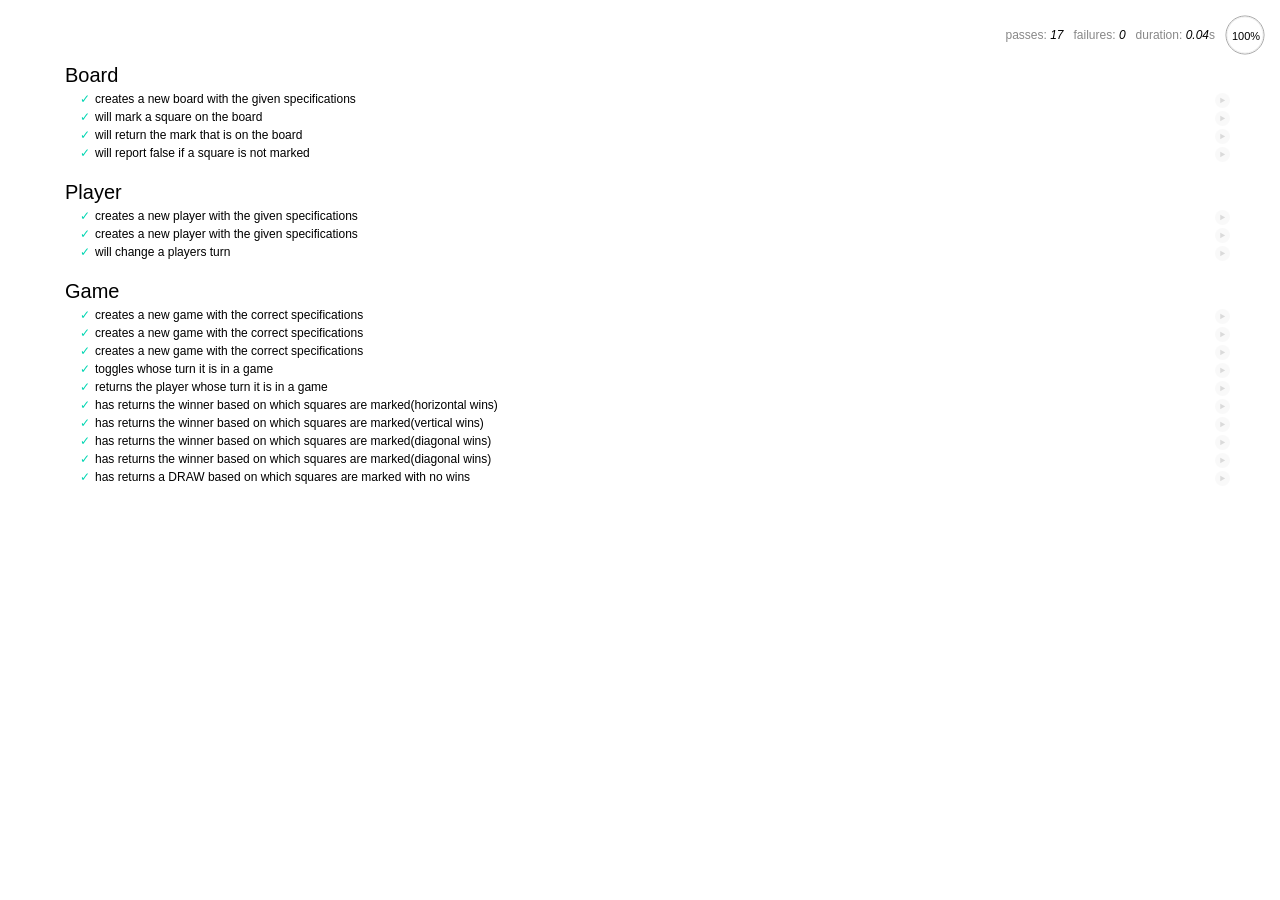
<file: spec/spec-runner.html>
<html>
<head>
  <title>Mocha spec runner</title>
  <link rel="stylesheet" href="mocha.css">
</head>
<body>
  <div id="mocha"></div>
  <script src="../js/jquery-1.11.3.js"></script>
  <script src="../js/scripts.js"></script>
  <script src="mocha.js"></script>
  <script src="chai.js"></script>
  <script>mocha.setup('bdd');</script>
  <script src="specs.js"></script>
  <script>
    expect = chai.expect;
    mocha.checkLeaks();
    mocha.globals(['jQuery']);
    mocha.run();
  </script>
</body>
</html>
</file>
<file: spec/mocha.css>
@charset "utf-8";

body {
  margin:0;
}

#mocha {
  font: 20px/1.5 "Helvetica Neue", Helvetica, Arial, sans-serif;
  margin: 60px 50px;
}

#mocha ul,
#mocha li {
  margin: 0;
  padding: 0;
}

#mocha ul {
  list-style: none;
}

#mocha h1,
#mocha h2 {
  margin: 0;
}

#mocha h1 {
  margin-top: 15px;
  font-size: 1em;
  font-weight: 200;
}

#mocha h1 a {
  text-decoration: none;
  color: inherit;
}

#mocha h1 a:hover {
  text-decoration: underline;
}

#mocha .suite .suite h1 {
  margin-top: 0;
  font-size: .8em;
}

#mocha .hidden {
  display: none;
}

#mocha h2 {
  font-size: 12px;
  font-weight: normal;
  cursor: pointer;
}

#mocha .suite {
  margin-left: 15px;
}

#mocha .test {
  margin-left: 15px;
  overflow: hidden;
}

#mocha .test.pending:hover h2::after {
  content: '(pending)';
  font-family: arial, sans-serif;
}

#mocha .test.pass.medium .duration {
  background: #c09853;
}

#mocha .test.pass.slow .duration {
  background: #b94a48;
}

#mocha .test.pass::before {
  content: '✓';
  font-size: 12px;
  display: block;
  float: left;
  margin-right: 5px;
  color: #00d6b2;
}

#mocha .test.pass .duration {
  font-size: 9px;
  margin-left: 5px;
  padding: 2px 5px;
  color: #fff;
  -webkit-box-shadow: inset 0 1px 1px rgba(0,0,0,.2);
  -moz-box-shadow: inset 0 1px 1px rgba(0,0,0,.2);
  box-shadow: inset 0 1px 1px rgba(0,0,0,.2);
  -webkit-border-radius: 5px;
  -moz-border-radius: 5px;
  -ms-border-radius: 5px;
  -o-border-radius: 5px;
  border-radius: 5px;
}

#mocha .test.pass.fast .duration {
  display: none;
}

#mocha .test.pending {
  color: #0b97c4;
}

#mocha .test.pending::before {
  content: '◦';
  color: #0b97c4;
}

#mocha .test.fail {
  color: #c00;
}

#mocha .test.fail pre {
  color: black;
}

#mocha .test.fail::before {
  content: '✖';
  font-size: 12px;
  display: block;
  float: left;
  margin-right: 5px;
  color: #c00;
}

#mocha .test pre.error {
  color: #c00;
  max-height: 300px;
  overflow: auto;
}

/**
 * (1): approximate for browsers not supporting calc
 * (2): 42 = 2*15 + 2*10 + 2*1 (padding + margin + border)
 *      ^^ seriously
 */
#mocha .test pre {
  display: block;
  float: left;
  clear: left;
  font: 12px/1.5 monaco, monospace;
  margin: 5px;
  padding: 15px;
  border: 1px solid #eee;
  max-width: 85%; /*(1)*/
  max-width: calc(100% - 42px); /*(2)*/
  word-wrap: break-word;
  border-bottom-color: #ddd;
  -webkit-border-radius: 3px;
  -webkit-box-shadow: 0 1px 3px #eee;
  -moz-border-radius: 3px;
  -moz-box-shadow: 0 1px 3px #eee;
  border-radius: 3px;
}

#mocha .test h2 {
  position: relative;
}

#mocha .test a.replay {
  position: absolute;
  top: 3px;
  right: 0;
  text-decoration: none;
  vertical-align: middle;
  display: block;
  width: 15px;
  height: 15px;
  line-height: 15px;
  text-align: center;
  background: #eee;
  font-size: 15px;
  -moz-border-radius: 15px;
  border-radius: 15px;
  -webkit-transition: opacity 200ms;
  -moz-transition: opacity 200ms;
  transition: opacity 200ms;
  opacity: 0.3;
  color: #888;
}

#mocha .test:hover a.replay {
  opacity: 1;
}

#mocha-report.pass .test.fail {
  display: none;
}

#mocha-report.fail .test.pass {
  display: none;
}

#mocha-report.pending .test.pass,
#mocha-report.pending .test.fail {
  display: none;
}
#mocha-report.pending .test.pass.pending {
  display: block;
}

#mocha-error {
  color: #c00;
  font-size: 1.5em;
  font-weight: 100;
  letter-spacing: 1px;
}

#mocha-stats {
  position: fixed;
  top: 15px;
  right: 10px;
  font-size: 12px;
  margin: 0;
  color: #888;
  z-index: 1;
}

#mocha-stats .progress {
  float: right;
  padding-top: 0;
}

#mocha-stats em {
  color: black;
}

#mocha-stats a {
  text-decoration: none;
  color: inherit;
}

#mocha-stats a:hover {
  border-bottom: 1px solid #eee;
}

#mocha-stats li {
  display: inline-block;
  margin: 0 5px;
  list-style: none;
  padding-top: 11px;
}

#mocha-stats canvas {
  width: 40px;
  height: 40px;
}

#mocha code .comment { color: #ddd; }
#mocha code .init { color: #2f6fad; }
#mocha code .string { color: #5890ad; }
#mocha code .keyword { color: #8a6343; }
#mocha code .number { color: #2f6fad; }

@media screen and (max-device-width: 480px) {
  #mocha {
    margin: 60px 0px;
  }

  #mocha #stats {
    position: absolute;
  }
}
</file>
